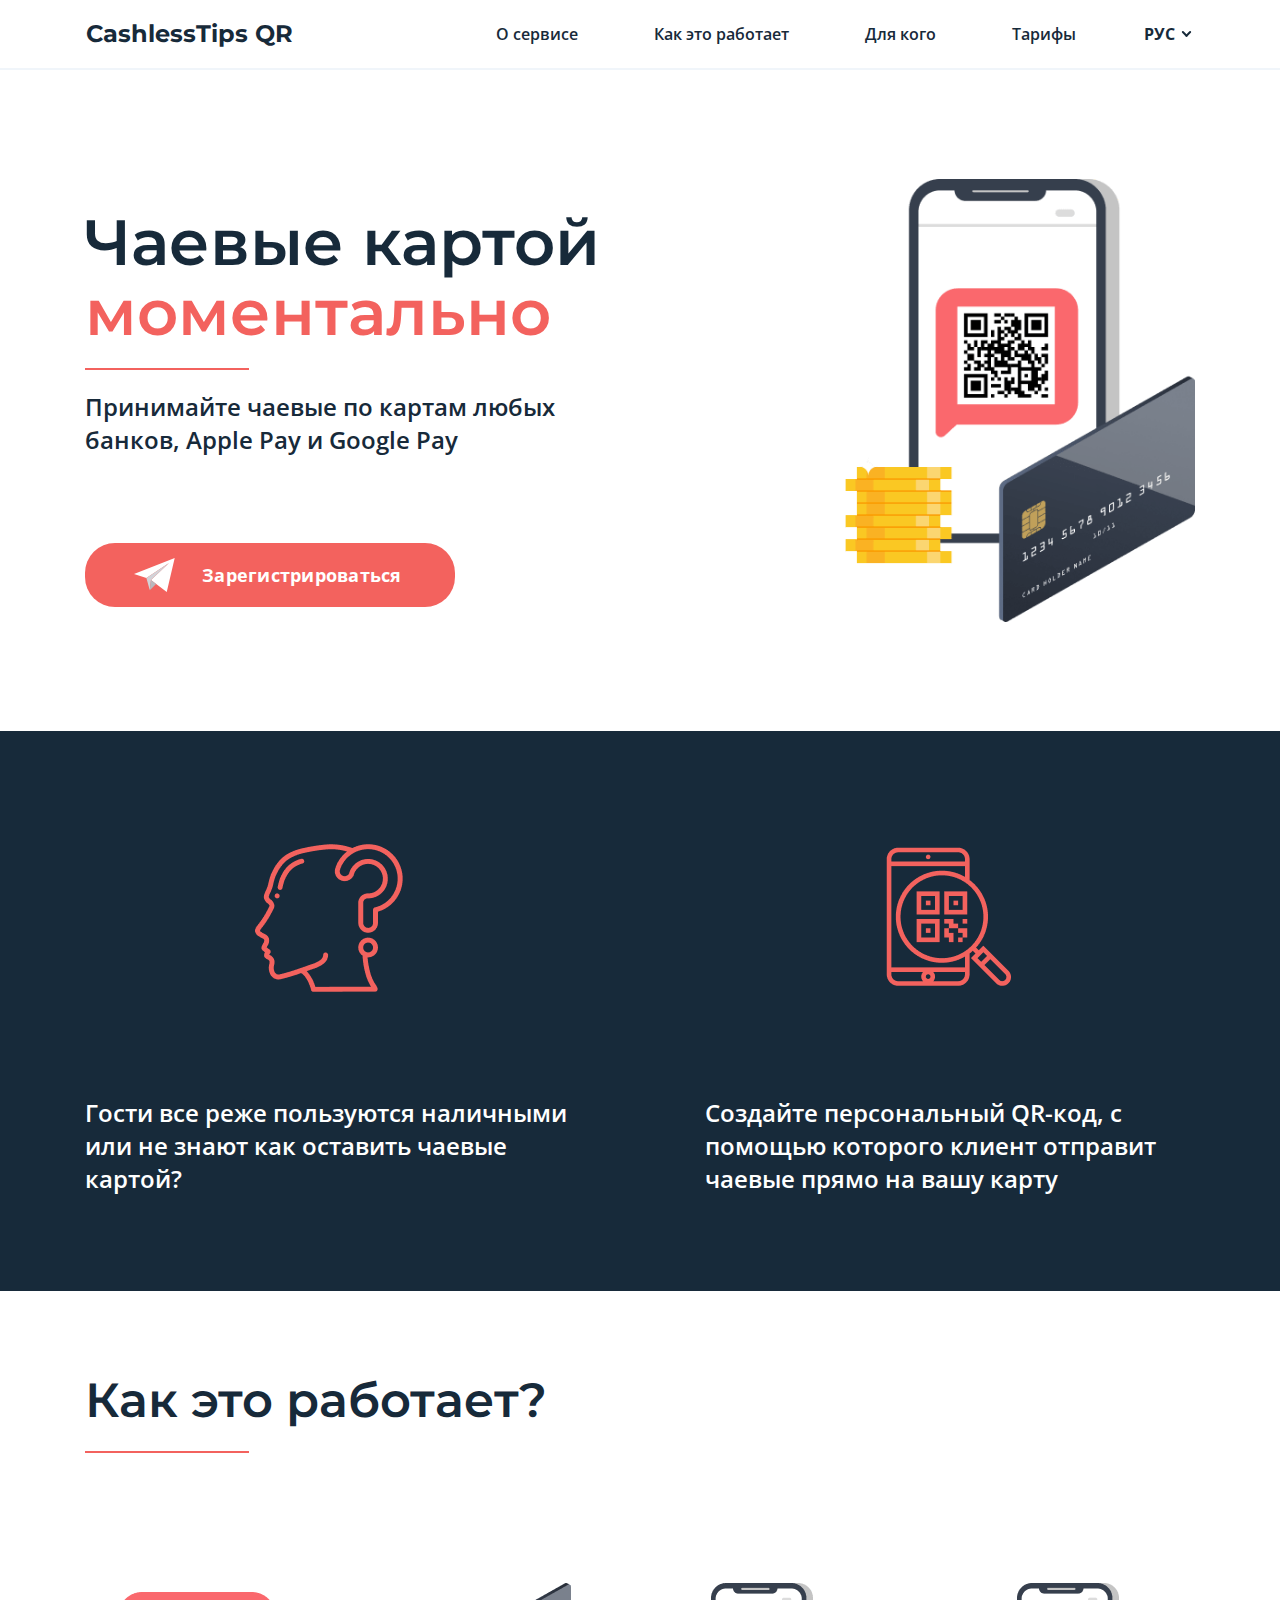
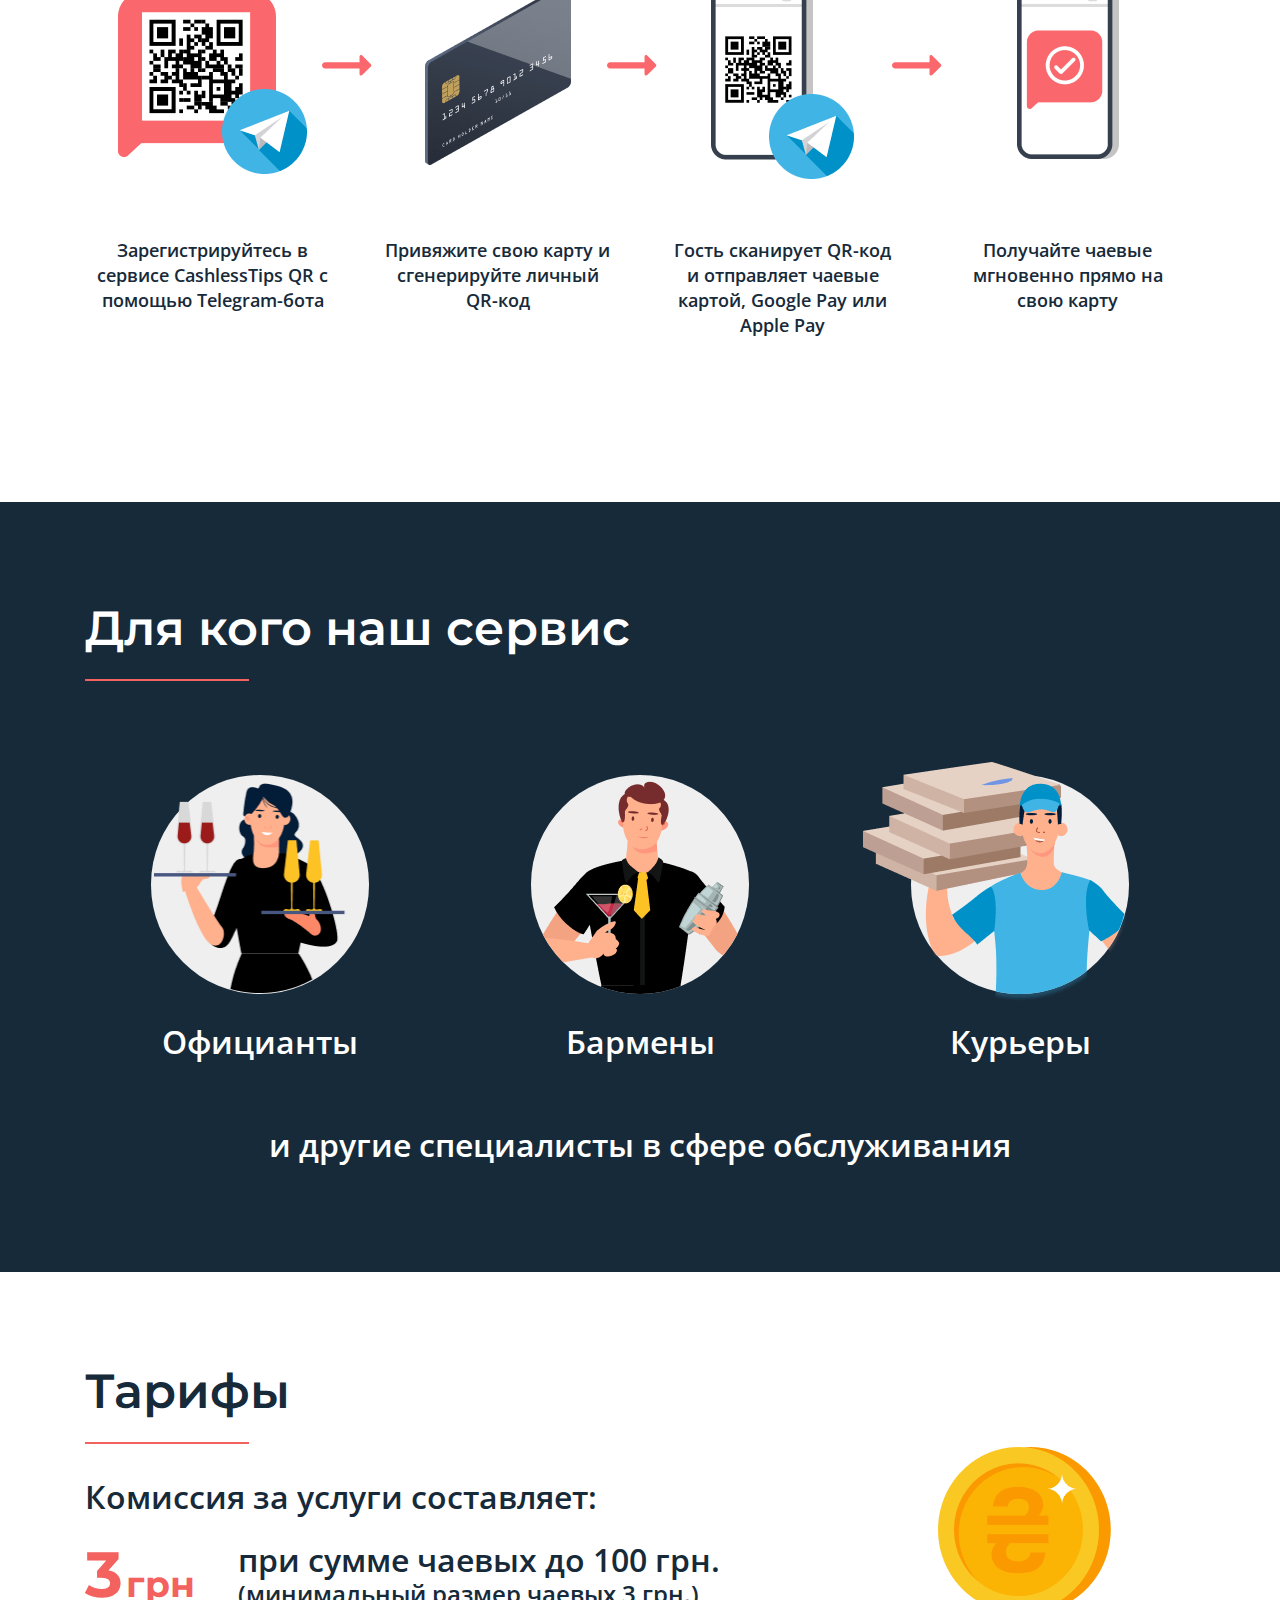
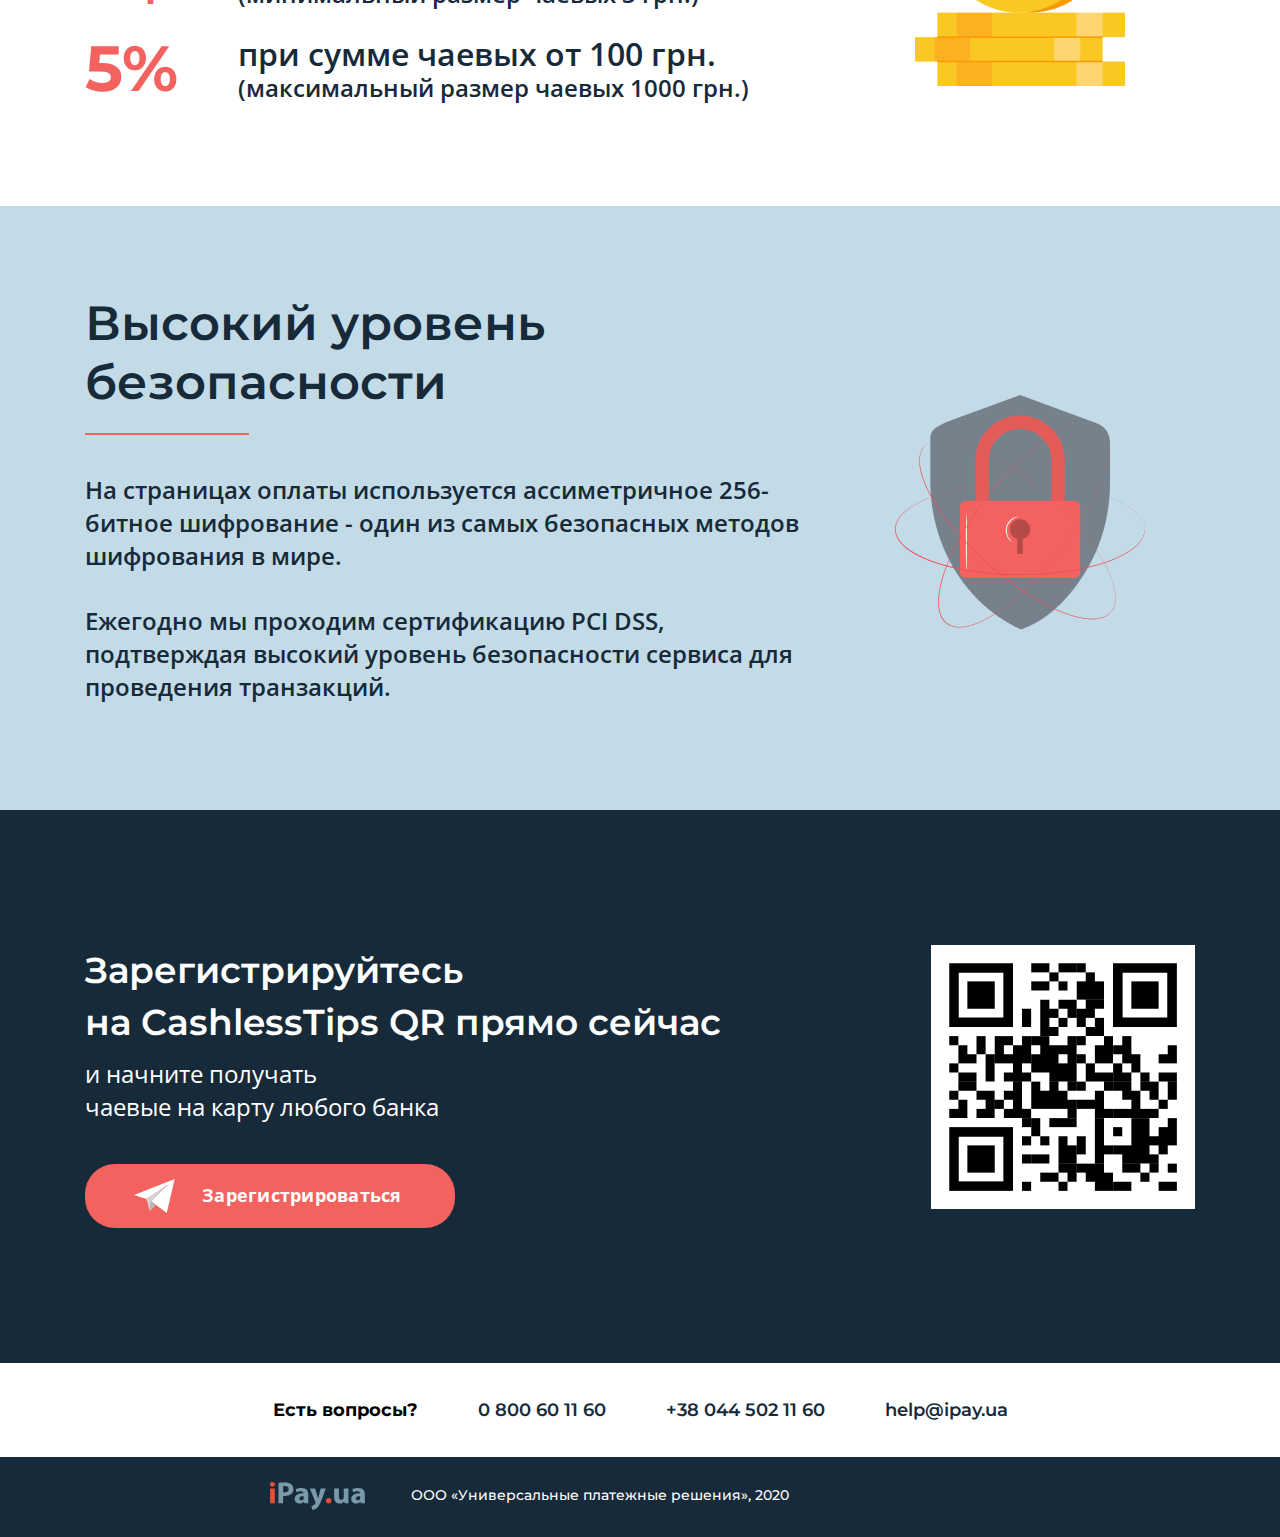
<file: index.html>
﻿<!doctype html>
<html lang="ru">

<head>
	<!-- Required meta tags -->
	<meta charset="utf-8">
	<meta name="viewport" content="width=device-width, initial-scale=1, shrink-to-fit=no">

	<!-- add fonts -->
	<link href="https://fonts.googleapis.com/css2?family=Montserrat:wght@300;400;500;600;700&family=Open+Sans:wght@400;600;700&display=swap" rel="stylesheet">

	<!-- Bootstrap CSS -->
	<link rel="stylesheet" href="https://stackpath.bootstrapcdn.com/bootstrap/4.4.1/css/bootstrap.min.css">

	<!-- custom styles -->
	<link rel="stylesheet" href="/css/main.css">

	<title>Cashless Tips QR</title>

</head>

<body>

	<!-- header navigation -->
	<header class="main-header">
		<div class="container">
			<div class="row">
				<nav class="col navbar navbar-expand-lg">
					<a class="navbar-brand" href="index.html">
						CashlessTips QR
					</a>
					<button class="navbar-toggler" type="button" data-toggle="collapse" data-target="#main-menu"
						aria-controls="main-menu" aria-expanded="false" aria-label="Toggle navigation">
						<span class="nav-opener"><span></span></span>
					</button>
	
					<div class="collapse navbar-collapse" id="main-menu">
						<ul class="navbar-nav ml-auto header-nav">
							<li class="nav-item">
								<a class="nav-link" href="#" target="_blank">О сервисе</a>
							</li>
							<li class="nav-item">
								<a class="nav-link" href="#" target="_blank">Как это работает</a>
							</li>
							<li class="nav-item">
								<a class="nav-link" href="#" target="_blank">Для кого</a>
							</li>
							<li class="nav-item">
								<a class="nav-link" href="#" target="_blank">Тарифы</a>
							</li>
						</ul>
						<div class="dropdown d-none d-lg-block show">
							<a class="dropdown-toggle" href="#" role="button" id="dropdownMenuLink" data-toggle="dropdown" aria-haspopup="true" aria-expanded="false">РУС</a>
							<div class="dropdown-menu dropdown-menu-right" aria-labelledby="dropdownMenuLink">
								<a class="dropdown-item" href="#">УКР</a>
								<a class="dropdown-item" href="#">ENG</a>
							</div>
						</div>
						<div class="lang-switch d-lg-none">
							<a href="#" class="lang-item current">РУС</a>
							<a href="#" class="lang-item">УКР</a>
							<a href="#" class="lang-item">ENG</a>
						</div>
					</div>
				</nav>
			</div>
		</div>
	</header><!-- header navigation -->

	<!-- hero section -->
	<section class="hero">
		<div class="container">
			<div class="row justify-content-between">
				<div class="col-md-8 hero-title">
					<h1>Чаевые картой	<span class="second-color">моментально</span></h1>
					<p class="hero-subtitle">Принимайте чаевые по картам любых банков, Apple Pay и Google Pay</p>
					<div class="hero-signup">
						<a href="#" class="btn btn-signup">Зарегистрироваться</a>
					</div>
				</div>
				<div class="col-md-4 hero-img">
					<img src="/img/hero-img.png" alt="Hero" class="img-fluid">
				</div>
			</div>
		</div>
	</section><!-- hero section -->

	<!-- promo section -->
	<section class="promo dark-section">
		<div class="container">
			<div class="row">
				<div class="col-md-6">
					<div class="promo-half">
						<div class="promo-img text-center">
							<img src="/img/promo-brain.png" alt="Brain" class="img-fluid">
						</div>
						<p>Гости все реже пользуются наличными или не знают как оставить чаевые картой?</p>
					</div>
				</div>
				<div class="col-md-6">
					<div class="promo-half ml-md-auto mt-3 mt-md-0">
						<div class="promo-img text-center">
							<img src="/img/promo-scan.png" alt="Scan" class="img-fluid">
						</div>
						<p>Создайте персональный QR-код, с помощью которого клиент отправит чаевые прямо на вашу карту</p>
					</div>
				</div>
			</div>
		</div>
	</section><!-- promo section -->

	<!-- how-it-works section -->
	<section class="how-it-works">
		<div class="container">
			<div class="row">
				<div class="col-12">
					<h2>Как это работает?</h2>
				</div>
			</div>
			<div class="row how-steps">
				<div class="col-md-3 how-step-wrapper">
					<div class="how-step">
						<div class="how-step-img">
							<img src="/img/how-step-1.png" alt="Step 1" class="img-fluid">
						</div>
						<p>Зарегистрируйтесь в сервисе CashlessTips QR с помощью Telegram-бота</p>
					</div>
				</div>
				<div class="col-md-3 how-step-wrapper">
					<div class="how-step">
						<div class="how-step-img">
							<img src="/img/how-step-2.png" alt="Step 2" class="img-fluid">
						</div>
						<p>Привяжите свою карту	и сгенерируйте личный QR-код</p>
					</div>
				</div>
				<div class="col-md-3 how-step-wrapper">
					<div class="how-step">
						<div class="how-step-img">
							<img src="/img/how-step-3.png" alt="Step 3" class="img-fluid">
						</div>
						<p>Гость сканирует QR-код	и отправляет чаевые	картой, Google Pay или Apple Pay</p>
					</div>
				</div>
				<div class="col-md-3 how-step-wrapper">
					<div class="how-step">
						<div class="how-step-img">
							<img src="/img/how-step-4.png" alt="Step 4" class="img-fluid">
						</div>
						<p>Получайте чаевые мгновенно прямо на свою карту</p>
					</div>
				</div>
			</div>
		</div>
	</section><!-- how-it-works section -->

	<!-- service section -->
	<section class="service dark-section">
		<div class="container">
			<div class="row">
				<div class="col-12">
					<h2>Для кого наш сервис</h2>
				</div>
			</div>
			<div class="row d-md-none">
				<div class="col-12 text-center">
					<p class="subtitle">С помощью сервиса CashlessTips QR чаевые могут принимать	официанты, бармены, курьеры</p>
				</div>
			</div>
			<div class="row service-clients d-none d-md-flex">
				<div class="col-md-4">
					<div class="service-client">
						<div class="service-client-img">
							<img src="/img/service-client-1.png" alt="Waitresses" class="img-fluid">
						</div>
						<p class="subtitle">Официанты</p>
					</div>
				</div>
				<div class="col-md-4">
					<div class="service-client">
						<div class="service-client-img overflow-hidden">
							<img src="/img/service-client-2.png" alt="Barmen" class="img-fluid">
						</div>
						<p class="subtitle">Бармены</p>
					</div>
				</div>
				<div class="col-md-4">
					<div class="service-client">
						<div class="service-client-img service-client-couriers">
							<img src="/img/service-client-3.png" alt="Barmen">
						</div>
						<p class="subtitle">Курьеры</p>
					</div>
				</div>
			</div>
			<div class="row d-md-none">
				<div class="col-12">
					<div class="service-client-mobile">
						<div class="service-mobile-img">
							<img src="/img/service-client-mobile.png" alt="Clients" class="img-fluid">
						</div>
					</div>
				</div>
			</div>
			<div class="row">
				<div class="col-12 text-center">
					<p class="subtitle">и другие специалисты в сфере обслуживания</p>
				</div>
			</div>
		</div>
	</section><!-- service section -->

	<!-- tariffs section -->
	<section class="tariffs">
		<div class="container">
			<div class="row">
				<div class="col-12">
					<h2>Тарифы</h2>
				</div>
			</div>
			<div class="row">
				<div class="col-md-9 col-xl-8">
					<div class="tariffs-section">
						<p class="subtitle">Комиссия за услуги составляет:</p>
						<div class="tariffs-comission mb-3">
							<div class="tariffs-amount">3<span>грн</span></div>
							<div class="tariffs-condition">
								<p class="subtitle">при сумме чаевых до 100 грн.</p>
								<p>(минимальный размер чаевых 3 грн.)</p>
							</div>
						</div>
						<div class="tariffs-comission">
							<div class="tariffs-amount">5%</div>
							<div class="tariffs-condition">
								<p class="subtitle">при сумме чаевых от 100 грн.</p>
								<p>(максимальный размер чаевых 1000 грн.)</p>
							</div>
						</div>
					</div>
					
				</div>
				<div class="col-md-3 col-xl-4 ">
					<div class="tariffs-img">
						<img src="/img/tariffs-img.png" alt="Tariffs" class="img-fluid">
					</div>
				</div>
			</div>
		</div>
	</section><!-- tariffs section -->

	<!-- safety section -->
	<section class="safety middle-section">
		<div class="container">
			<div class="row">
				<div class="col-md-7">
					<h2>Высокий уровень	безопасности</h2>
				</div>
			</div>
			<div class="row">
				<div class="col-md-8">
					<div class="safety-section">
						<p class="mb-3 mb-lg-4">На страницах оплаты используется ассиметричное 256-битное шифрование - один из самых безопасных методов шифрования в мире.</p>
						<p class="pt-0 pt-lg-2">Ежегодно мы проходим сертификацию PCI DSS,	подтверждая высокий уровень безопасности сервиса для проведения транзакций.</p>
					</div>
				</div>
				<div class="col-md-4 d-none d-md-block">
					<div class="safety-img">
						<img src="/img/safety-img.png" alt="Safety" class="img-fluid">
					</div>
				</div>
			</div>
		</div>
	</section><!-- safety section -->

	<!-- signup section -->
	<section class="signup dark-section">
		<div class="container">
			<div class="row">
				<div class="col-md-8 order-1 order-md-0">
					<div class="signup-section">
						<h3>Зарегистрируйтесь<br>	на CashlessTips QR прямо сейчас</h3>
						<p>и начните получать<br> чаевые на карту любого банка</p>
						<div class="signup-button">
							<a href="#" class="btn btn-signup">Зарегистрироваться</a>
						</div>
					</div>
				</div>
				<div class="col-md-4">
					<div class="signup-img">
						<img src="/img/qr-code.png" alt="QR Code" class="img-fluid">
					</div>
				</div>
			</div>
		</div>
	</section><!-- signup section -->

	<!-- contacts section -->
	<section class="contacts">
		<div class="container">
			<div class="row">
				<div class="col-12">
					<ul class="contacts-list">
						<li class="contacts-item contacts-text">Есть вопросы?</li>
						<li class="contacts-item">0 800 60 11 60</li>
						<li class="contacts-item">+38 044 502 11 60</li>
						<li class="contacts-item mt-2 mt-lg-0"><a href="mailto:help@ipay.ua">help@ipay.ua</a></li>
					</ul>
				</div>
			</div>
		</div>
	</section><!-- contacts section -->


	<!-- footer -->
	<footer class="main-footer dark-section">
		<div class="container">
			<div class="row">
				<div class="col-12">
					<div class="copyright-section">
						<a href="https://ipay.ua" class="copyright-logo"><img src="/img/logo.svg" alt="iPay"></a>
						<span>ООО «Универсальные платежные решения», 2020</span>
					</div>
				</div>
			</div>
		</div>
	</footer><!-- footer -->

	<!-- Optional JavaScript -->
	<!-- jQuery first, then Popper.js, then Bootstrap JS -->
	<script src="https://code.jquery.com/jquery-3.4.1.min.js"></script>
	<script src="https://stackpath.bootstrapcdn.com/bootstrap/4.4.1/js/bootstrap.min.js"></script>
	<script src="/js/custom.js"></script>

</body>

</html>
</file>
<file: css/main.css>
/* typography */
body {
  font-family: "Open Sans", sans-serif;
  font-size: 100%;
  color: #172A3A;
}

h1, h2 {
  margin-bottom: 1.25rem;
  font-family: "Montserrat", sans-serif;
}

h1::after, h2::after {
  display: block;
  content: '';
  margin-top: 1.3125rem;
  width: 10.25rem;
  height: 2px;
  background-color: #F3625E;
}

@media screen and (max-width: 767px) {
  h1, h2 {
    text-align: center;
  }
  h1::after, h2::after {
    margin-left: auto;
    margin-right: auto;
    width: 5.25rem;
  }
}

h1 {
  font-size: 4rem;
  font-weight: 600;
  line-height: 1.09375;
}

@media screen and (max-width: 991px) {
  h1 {
    font-size: 3rem;
  }
}

@media screen and (max-width: 767px) {
  h1 {
    font-size: 2rem;
  }
}

h2 {
  font-size: 3rem;
  font-weight: 600;
  line-height: 1.23;
}

@media screen and (max-width: 991px) {
  h2 {
    font-size: 2.25rem;
  }
}

@media screen and (max-width: 767px) {
  h2 {
    font-size: 1.5rem;
  }
}

h3 {
  font-family: "Montserrat", sans-serif;
  font-size: 2.25rem;
  font-weight: 600;
  line-height: 1.44;
}

@media screen and (max-width: 991px) {
  h3 {
    font-size: 1.5rem;
  }
}

p {
  font-size: 1.5rem;
  font-weight: 600;
  line-height: 1.375;
}

@media screen and (max-width: 991px) {
  p {
    font-size: 1.125rem;
  }
}

@media screen and (max-width: 767px) {
  p {
    font-size: 1rem;
  }
}

.subtitle {
  font-size: 2rem;
}

@media screen and (max-width: 991px) {
  .subtitle {
    font-size: 1.5rem;
  }
}

@media screen and (max-width: 767px) {
  .subtitle {
    font-size: 1rem;
  }
}

a {
  color: #172A3A;
}

a:hover, a:active {
  color: #091015;
}

.dark-section {
  color: #fff;
  background-color: #172A3A;
}

.middle-section {
  background-color: #C3DBE7;
}

.second-color {
  color: #F3625E;
}

ul {
  margin: 0;
  padding: 0;
  list-style: none;
}

.btn-signup {
  padding: 1.15625rem 3.25rem 1.15625rem 7.25rem;
  font-size: 1.125rem;
  font-weight: bold;
  line-height: 1.389;
  color: #fff;
  letter-spacing: 0.25px;
  border-radius: 1.875rem;
  background: #F3625E url("data:image/svg+xml,%3Csvg width='41' height='34' viewBox='0 0 41 34' fill='none' xmlns='http://www.w3.org/2000/svg'%3E%3Cpath d='M16.9623 22.0868L32.7413 34L40.7062 0L0 16.0119L12.3864 20.1146L34.992 4.95147L16.9623 22.0868Z' fill='white'/%3E%3Cpath d='M12.3862 20.1147L15.7786 32.322L16.9621 22.0868L34.9918 4.95148L12.3862 20.1147Z' fill='%23D2D2D7'/%3E%3Cpath d='M22.0905 25.9587L15.7788 32.322L16.9623 22.0869L22.0905 25.9587Z' fill='%23B9B9BE'/%3E%3C/svg%3E") left 3rem center no-repeat;
}

.btn-signup:hover {
  color: #fff;
  background-color: #ef342f;
}

@media screen and (max-width: 767px) {
  .btn-signup {
    padding: 0.907rem 2.013rem;
    font-size: 0.875rem;
    background-image: none;
  }
}

/* navigation */
.main-header {
  border-bottom: 2px solid #F0F5FA;
}

.main-header .navbar {
  height: 68px;
}

.main-header .navbar-brand {
  font-family: "Montserrat", sans-serif;
  font-size: 1.5rem;
  font-weight: bold;
  line-height: 1.21;
}

.main-header .navbar-toggler {
  position: relative;
  width: 24px;
  height: 16px;
  border: 0;
  outline: none;
}

.main-header .dropdown {
  margin-left: 1.875rem;
  padding-right: 1.1925rem;
}

.main-header .dropdown-toggle {
  font-size: 1rem;
  font-weight: bold;
  line-height: 1.375;
  text-transform: uppercase;
}

.main-header .dropdown-toggle::after {
  position: absolute;
  top: 4px;
  width: 15px;
  height: 15px;
  border: none;
  background: url("data:image/svg+xml,%3Csvg width='15' height='15' viewBox='0 0 15 15' fill='none' xmlns='http://www.w3.org/2000/svg'%3E%3Cpath d='M3.854 6.01788L7.50002 9.6639' stroke='%23172A3A' stroke-width='2.02' stroke-miterlimit='10' stroke-linecap='round' stroke-linejoin='round'/%3E%3Cpath d='M7.5 9.66394L11.146 6.01794' stroke='%23172A3A' stroke-width='2.02' stroke-miterlimit='10' stroke-linecap='round' stroke-linejoin='round'/%3E%3C/svg%3E") center no-repeat;
  background-size: 15px;
}

.main-header .dropdown-menu {
  min-width: auto;
  margin: 0;
  padding: 0;
  border-radius: 0;
}

.main-header .dropdown-item {
  padding: 0.25rem 0.75rem;
  font-size: 1rem;
  font-weight: bold;
  line-height: 1.375;
  text-transform: uppercase;
}

@media screen and (max-width: 991px) {
  .main-header .navbar-collapse {
    position: absolute;
    top: 0px;
    margin-top: 70px;
    left: 0px;
    width: 100%;
    background-color: #fff;
    z-index: 10;
  }
  .main-header .navbar-collapse.show {
    min-height: calc(100vh - 70px);
  }
}

.header-nav .nav-item {
  padding-left: 1.875rem;
  padding-right: 1.875rem;
}

.header-nav .nav-link {
  font-size: 1rem;
  font-weight: 600;
  line-height: 1.375;
  color: #172A3A;
}

.header-nav .nav-link:hover, .header-nav .nav-link:active {
  text-decoration: underline;
}

@media screen and (max-width: 1199px) {
  .header-nav .nav-item {
    padding-left: 1.5rem;
    padding-right: 1.5rem;
  }
}

@media screen and (max-width: 991px) {
  .header-nav {
    position: relative;
    padding-top: 4rem;
    padding-bottom: 1rem;
    text-align: center;
  }
  .header-nav::after {
    position: absolute;
    content: '';
    left: 50%;
    -webkit-transform: translateX(-50%);
    transform: translateX(-50%);
    bottom: 0;
    width: 5.25rem;
    height: 2px;
    background: #F3625E;
  }
  .header-nav .nav-link {
    font-size: 1.125rem;
  }
}

.lang-switch {
  display: -webkit-box;
  display: -ms-flexbox;
  display: flex;
  -webkit-box-pack: center;
      -ms-flex-pack: center;
          justify-content: center;
  -webkit-box-align: center;
      -ms-flex-align: center;
          align-items: center;
  padding-top: 2rem;
  padding-bottom: 3.75rem;
}

.lang-switch .lang-item {
  margin-left: 0.75rem;
  margin-right: 0.75rem;
  font-size: 0.875rem;
  font-weight: bold;
  line-height: 1.357;
  text-transform: uppercase;
}

.lang-switch .lang-item.current {
  color: #F3625E;
}

/* mobile opener button */
.nav-opener {
  position: absolute;
  width: 24px;
  height: 16px;
  top: 0;
  left: 0;
  border-radius: 0;
  background: transparent;
}

.nav-opener:before, .nav-opener:after,
.nav-opener span {
  position: absolute;
  top: 0;
  left: 0;
  right: 0;
  height: 2px;
  border-radius: 0;
  background: #F3625E;
  -webkit-transition: all 0.3s ease;
  transition: all 0.3s ease;
}

.nav-opener:before {
  content: '';
  top: 7px;
}

.nav-opener:after {
  content: '';
  top: 14px;
}

.navbar-toggler[aria-expanded="true"] .nav-opener {
  height: 24px;
}

.navbar-toggler[aria-expanded="true"] .nav-opener span {
  opacity: 0;
}

.navbar-toggler[aria-expanded="true"] .nav-opener:before {
  top: 7px;
  -webkit-transform: rotate(45deg);
  transform: rotate(45deg);
}

.navbar-toggler[aria-expanded="true"] .nav-opener:after {
  top: 7px;
  -webkit-transform: rotate(-45deg);
  transform: rotate(-45deg);
}

.hero {
  padding-top: 6.8125rem;
  padding-bottom: 6.8125rem;
}

@media screen and (max-width: 767px) {
  .hero {
    padding-top: 2.3125rem;
    padding-bottom: 2.5rem;
    text-align: center;
  }
}

.hero-title {
  padding-top: 1.75rem;
}

.hero-subtitle {
  max-width: 30rem;
}

@media screen and (max-width: 767px) {
  .hero-subtitle {
    padding-left: 2rem;
    padding-right: 2rem;
  }
}

.hero-signup {
  padding-top: 4.4375rem;
}

@media screen and (max-width: 767px) {
  .hero-signup {
    padding-top: 0.75rem;
    padding-bottom: 3.5rem;
  }
}

@media screen and (max-width: 767px) {
  .hero-img img {
    max-width: 8.75rem;
  }
}

.promo {
  padding-top: 7rem;
  padding-bottom: 5rem;
}

@media screen and (max-width: 991px) {
  .promo {
    padding-top: 5.0625rem;
  }
}

@media screen and (max-width: 767px) {
  .promo {
    padding-top: 3.125rem;
    padding-bottom: 2.125rem;
  }
}

.promo-half {
  max-width: 30.625rem;
}

@media screen and (max-width: 767px) {
  .promo-half p {
    text-align: center;
  }
}

.promo-img {
  margin-bottom: 6.4375rem;
}

.promo-img img {
  max-width: 9.375rem;
}

@media screen and (max-width: 991px) {
  .promo-img {
    margin-bottom: 3.375rem;
  }
  .promo-img img {
    max-width: 5rem;
  }
}

@media screen and (max-width: 767px) {
  .promo-img {
    margin-bottom: 1.125rem;
  }
  .promo-img img {
    max-width: 3.75rem;
  }
}

.how-it-works {
  padding-top: 5rem;
  padding-bottom: 9.3125rem;
}

@media screen and (max-width: 991px) {
  .how-it-works {
    padding-top: 2.9375rem;
    padding-bottom: 2.25rem;
  }
}

@media screen and (max-width: 767px) {
  .how-it-works {
    padding-bottom: 0;
  }
}

.how-steps {
  margin-top: 6.875rem;
}

@media screen and (max-width: 991px) {
  .how-steps {
    margin-top: 2.875rem;
  }
}

@media screen and (max-width: 767px) {
  .how-steps {
    margin-top: 0.75rem;
  }
}

.how-step {
  position: relative;
  height: 100%;
  text-align: center;
}

.how-step::after {
  position: absolute;
  display: block;
  content: '';
  top: 4.5rem;
  right: -2rem;
  width: 50px;
  height: 21px;
  background: url("data:image/svg+xml,%3Csvg width='50' height='21' viewBox='0 0 50 21' fill='none' xmlns='http://www.w3.org/2000/svg'%3E%3Cpath d='M37.5312 7.18561H3.125C1.40625 7.18561 0 8.59186 0 10.3106C0 12.0294 1.40625 13.4356 3.125 13.4356H37.5312V19.0294C37.5312 20.4356 39.2188 21.1231 40.1875 20.1231L48.875 11.4044C49.4688 10.7794 49.4688 9.81061 48.875 9.18561L40.1875 0.466858C39.2188 -0.533142 37.5312 0.185608 37.5312 1.56061V7.18561Z' fill='%23FA686D'/%3E%3C/svg%3E") center no-repeat;
}

.how-step p {
  padding-left: 0.7rem;
  padding-right: 0.7rem;
  font-size: 1.125rem;
}

@media screen and (max-width: 991px) {
  .how-step::after {
    top: 3rem;
    right: -1.75rem;
    width: 31px;
    height: 13px;
    background-size: 30px;
  }
  .how-step p {
    font-size: 0.875rem;
  }
}

@media screen and (max-width: 767px) {
  .how-step {
    margin-bottom: 3.75rem;
  }
  .how-step::after {
    top: auto;
    bottom: 0.6875rem;
    right: 50%;
    -webkit-transform: rotate(90deg) translateY(-1rem);
    transform: rotate(90deg) translateY(-1rem);
  }
  .how-step p {
    font-size: 1rem;
  }
}

.how-step-img {
  height: 15.9375rem;
}

@media screen and (max-width: 991px) {
  .how-step-img {
    height: 9.22rem;
  }
}

@media screen and (max-width: 767px) {
  .how-step-img {
    height: auto;
    padding-bottom: 1.625rem;
  }
}

.how-step-wrapper:nth-of-type(1) .how-step-img {
  padding-top: 0.55rem;
}

.how-step-wrapper:last-of-type .how-step::after {
  display: none;
}

@media screen and (max-width: 991px) {
  .how-step-wrapper:nth-of-type(1) .how-step-img img {
    max-width: 7.46rem;
  }
  .how-step-wrapper:nth-of-type(2) .how-step-img img {
    max-width: 5.76rem;
  }
  .how-step-wrapper:nth-of-type(3) .how-step-img img {
    max-width: 5.645rem;
  }
  .how-step-wrapper:nth-of-type(4) .how-step-img img {
    max-width: 4.03rem;
  }
}

@media screen and (max-width: 767px) {
  .how-step-wrapper {
    padding-bottom: 1.6875rem;
  }
  .how-step-wrapper:last-of-type .how-step {
    margin-bottom: 0;
  }
}

.service {
  padding-top: 6.0625rem;
  padding-bottom: 5.5625rem;
}

@media screen and (max-width: 991px) {
  .service {
    padding-top: 3rem;
    padding-bottom: 1.5rem;
  }
}

.service-clients {
  margin-top: 4.625rem;
  margin-bottom: 2.6875rem;
}

@media screen and (max-width: 991px) {
  .service-clients {
    margin-top: 1.9rem;
    margin-bottom: 1rem;
  }
}

.service-client {
  text-align: center;
}

.service-client-img {
  display: -webkit-box;
  display: -ms-flexbox;
  display: flex;
  -webkit-box-align: end;
      -ms-flex-align: end;
          align-items: flex-end;
  width: 13.65rem;
  height: 13.65rem;
  margin-left: auto;
  margin-right: auto;
  margin-bottom: 1.625rem;
  border-radius: 50%;
  background-color: #EFEFEF;
}

@media screen and (max-width: 991px) {
  .service-client-img {
    width: 9.41rem;
    height: 9.41rem;
  }
}

.service-client-couriers {
  position: relative;
}

.service-client-couriers img {
  position: absolute;
  bottom: -8px;
  right: -4px;
}

@media screen and (max-width: 991px) {
  .service-client-couriers img {
    bottom: -5px;
    right: -3px;
    width: 11.5rem;
  }
}

.service-mobile-img {
  display: -webkit-box;
  display: -ms-flexbox;
  display: flex;
  -webkit-box-align: end;
      -ms-flex-align: end;
          align-items: flex-end;
  width: 18.125rem;
  margin: 1.125rem auto 1.9375rem;
  height: 11.8125rem;
  border-radius: 50%;
  background-color: #EFEFEF;
  overflow: hidden;
}

.tariffs {
  padding-top: 5.625rem;
  padding-bottom: 6.1875rem;
}

@media screen and (max-width: 767px) {
  .tariffs {
    padding-top: 2.5625rem;
    padding-bottom: 3.1rem;
  }
}

.tariffs-section {
  margin-top: 0.6875rem;
}

@media screen and (max-width: 767px) {
  .tariffs-section {
    margin-top: 0.25rem;
    text-align: center;
  }
}

.tariffs-comission {
  display: -webkit-box;
  display: -ms-flexbox;
  display: flex;
  -webkit-box-align: center;
      -ms-flex-align: center;
          align-items: center;
}

@media screen and (max-width: 767px) {
  .tariffs-comission {
    -webkit-box-orient: vertical;
    -webkit-box-direction: normal;
        -ms-flex-direction: column;
            flex-direction: column;
    padding-top: 0.5rem;
  }
}

.tariffs-amount {
  -ms-flex-preferred-size: 9.5625rem;
      flex-basis: 9.5625rem;
  font-family: "Montserrat", sans-serif;
  font-size: 4rem;
  font-weight: bold;
  line-height: 1.22;
  color: #F3625E;
}

.tariffs-amount span {
  padding-left: 3px;
  font-size: 2.25rem;
}

@media screen and (max-width: 991px) {
  .tariffs-amount {
    -ms-flex-preferred-size: 7.5rem;
        flex-basis: 7.5rem;
    font-size: 3rem;
  }
  .tariffs-amount span {
    font-size: 1.5rem;
  }
}

@media screen and (max-width: 767px) {
  .tariffs-amount {
    -ms-flex-preferred-size: auto;
        flex-basis: auto;
    font-size: 2.25rem;
  }
  .tariffs-amount span {
    font-size: 1.375rem;
  }
}

.tariffs-condition p {
  margin-bottom: 0;
  line-height: 1.22;
}

@media screen and (max-width: 991px) {
  .tariffs-condition .subtitle {
    font-size: 1.5rem;
  }
}

@media screen and (max-width: 767px) {
  .tariffs-condition .subtitle {
    font-size: 1rem;
  }
}

.tariffs-img {
  margin-top: -1.75rem;
  text-align: center;
}

@media screen and (max-width: 991px) {
  .tariffs-img {
    margin-top: 1.5rem;
    margin-left: auto;
    max-width: 7.5rem;
  }
}

@media screen and (max-width: 767px) {
  .tariffs-img {
    margin-right: auto;
    max-width: 6.125rem;
  }
}

.safety {
  padding-top: 5.5rem;
  padding-bottom: 5.6875rem;
}

@media screen and (max-width: 991px) {
  .safety {
    padding-top: 4rem;
    padding-bottom: 3.625rem;
  }
}

@media screen and (max-width: 767px) {
  .safety {
    padding-top: 2.375rem;
    padding-bottom: 2.1875rem;
  }
}

.safety-section {
  margin-top: 1.125rem;
}

@media screen and (max-width: 991px) {
  .safety-section {
    margin-top: 0;
  }
}

@media screen and (max-width: 767px) {
  .safety-section {
    text-align: center;
  }
}

.safety-img {
  margin-top: -3.75rem;
  text-align: center;
}

@media screen and (max-width: 991px) {
  .safety-img {
    margin-left: auto;
    max-width: 7.5rem;
  }
}

@media screen and (max-width: 767px) {
  .safety-img {
    margin-right: auto;
    max-width: 6.125rem;
  }
}

.signup {
  padding-top: 8.4375rem;
  padding-bottom: 8.4375rem;
}

.signup p {
  font-weight: 400;
}

@media screen and (max-width: 991px) {
  .signup {
    padding-top: 4.8125rem;
    padding-bottom: 4.125rem;
  }
}

@media screen and (max-width: 767px) {
  .signup-section {
    text-align: center;
  }
}

.signup-img {
  text-align: right;
}

@media screen and (max-width: 991px) {
  .signup-img {
    margin-left: auto;
    width: 11.25rem;
  }
}

@media screen and (max-width: 767px) {
  .signup-img {
    margin-right: auto;
    margin-bottom: 2.79rem;
    text-align: center;
  }
}

.signup-button {
  padding-top: 1.5625rem;
}

@media screen and (max-width: 767px) {
  .signup-button {
    padding-top: 2.875rem;
  }
}

.contacts {
  padding-top: 2.3125rem;
  padding-bottom: 2.1875rem;
}

.contacts-list {
  display: -webkit-box;
  display: -ms-flexbox;
  display: flex;
  -webkit-box-pack: center;
      -ms-flex-pack: center;
          justify-content: center;
  -webkit-box-align: center;
      -ms-flex-align: center;
          align-items: center;
  font-family: "Montserrat", sans-serif;
  font-size: 1.125rem;
  font-weight: 600;
  line-height: 1.22;
}

@media screen and (max-width: 991px) {
  .contacts-list {
    -webkit-box-orient: vertical;
    -webkit-box-direction: normal;
        -ms-flex-direction: column;
            flex-direction: column;
  }
}

@media screen and (max-width: 767px) {
  .contacts-list {
    font-size: 1rem;
  }
}

.contacts-item {
  margin-left: 1.875rem;
  margin-right: 1.875rem;
}

.contacts-text {
  font-weight: bold;
  color: #000;
}

@media screen and (max-width: 991px) {
  .contacts-text {
    margin-bottom: 0.5625rem;
  }
}

.main-footer {
  padding-top: 1.5625rem;
  padding-bottom: 1.6875rem;
}

.copyright-section {
  display: -webkit-box;
  display: -ms-flexbox;
  display: flex;
  -webkit-box-align: center;
      -ms-flex-align: center;
          align-items: center;
  margin: auto;
  max-width: 46.25rem;
  font-family: "Montserrat", sans-serif;
  font-size: 0.875rem;
  font-weight: 500;
  line-height: 1.214;
}

.copyright-section span {
  margin-left: 2.875rem;
}

@media screen and (max-width: 991px) {
  .copyright-section {
    -webkit-box-pack: center;
        -ms-flex-pack: center;
            justify-content: center;
  }
}

@media screen and (max-width: 767px) {
  .copyright-section span {
    display: none;
  }
}

.copyright-logo img {
  max-width: 5.9375rem;
}

@media screen and (max-width: 767px) {
  .copyright-logo img {
    max-width: 4rem;
  }
}
/*# sourceMappingURL=main.css.map */
</file>
